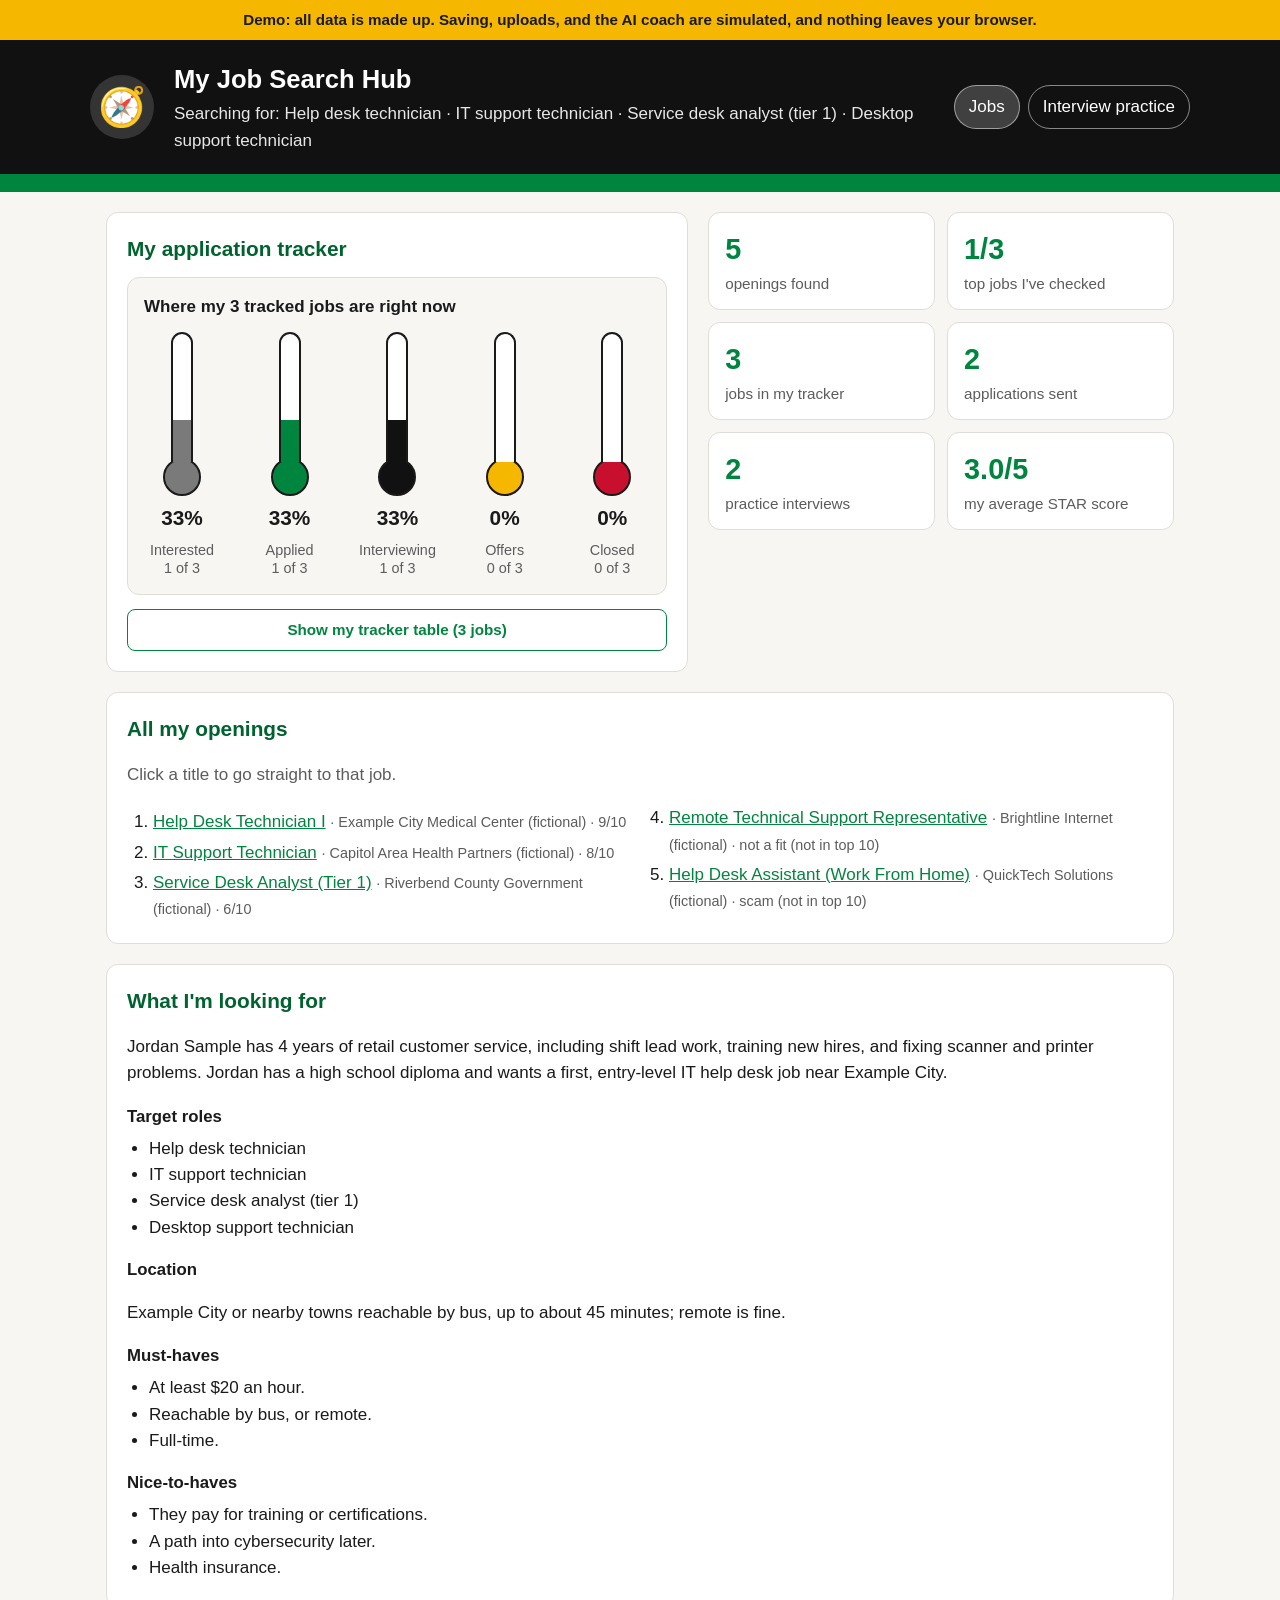
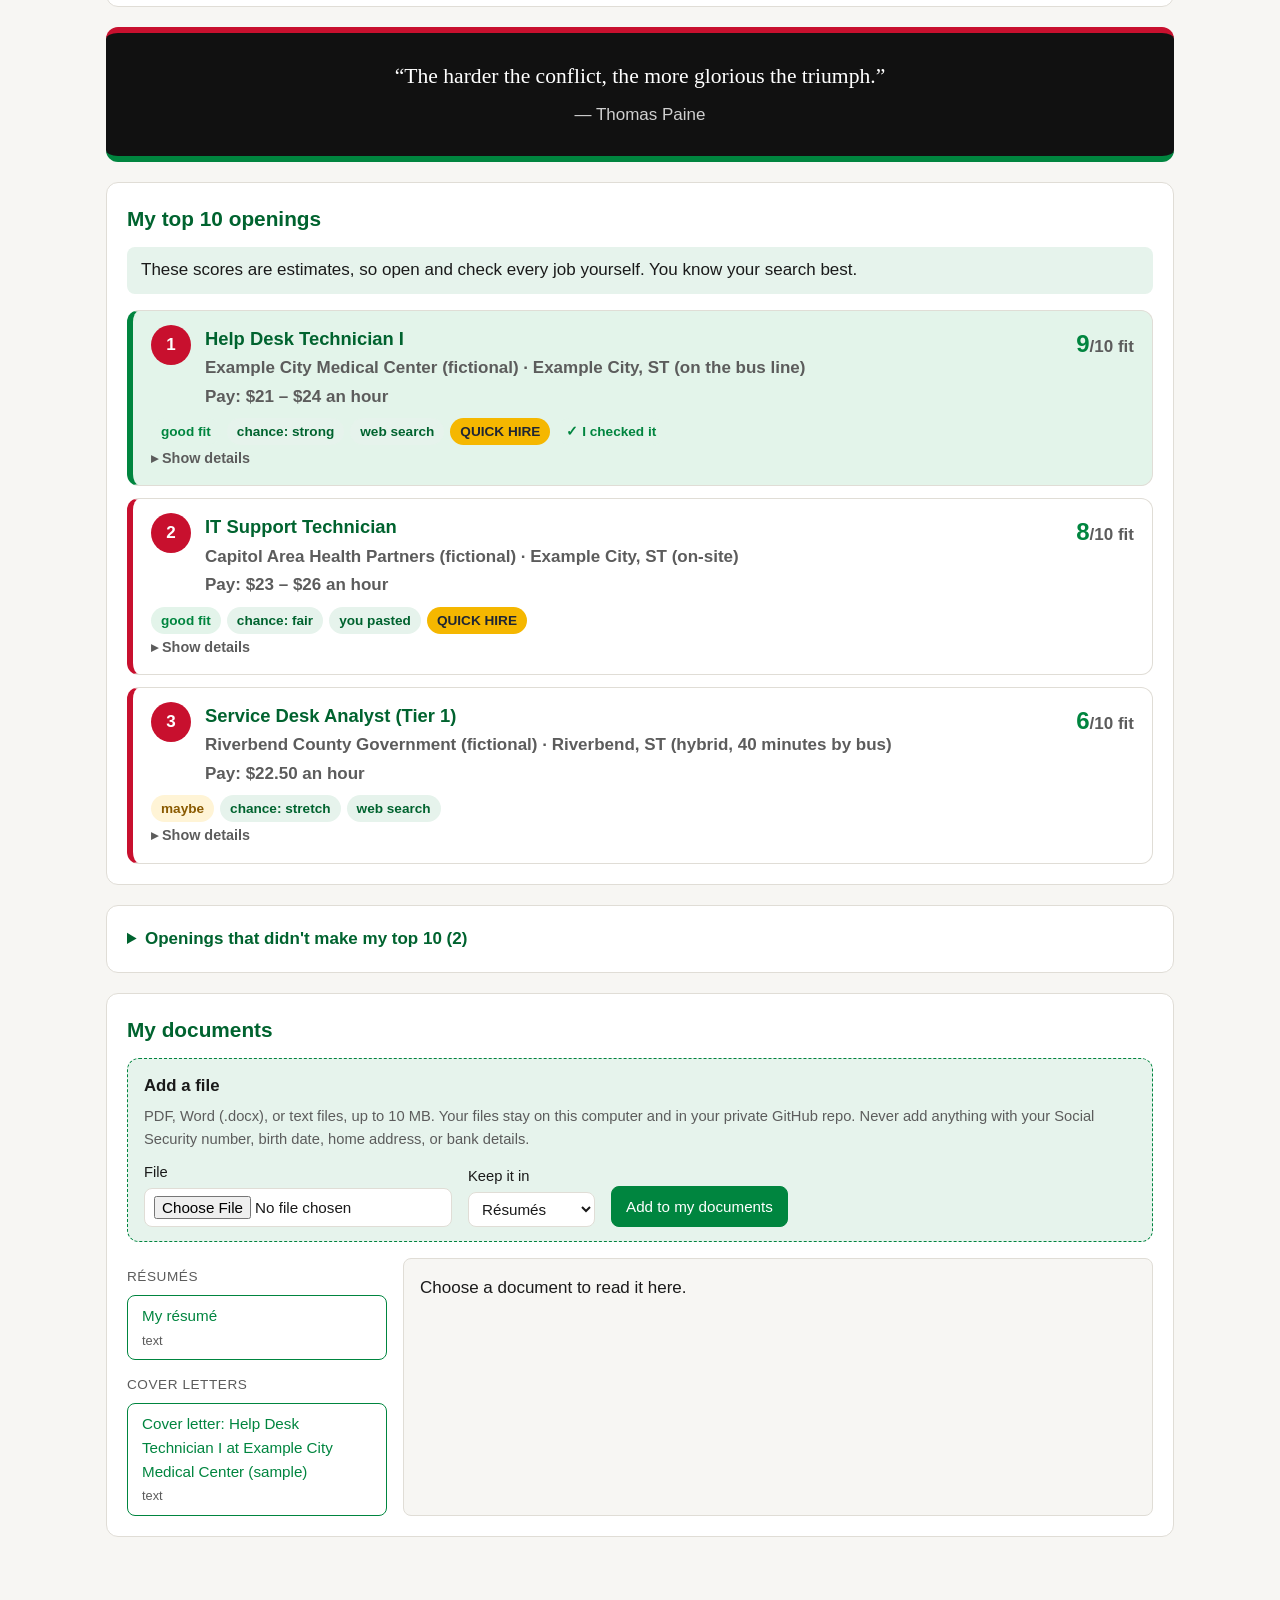
<file: docs/index.html>
<!doctype html>
<html lang="en">
<head>
  <meta charset="utf-8">
  <meta name="viewport" content="width=device-width, initial-scale=1">
  <title>My Job Search Hub</title>
  <link rel="stylesheet" href="style.css">
</head>
<body>
  <header>
    <div class="header-inner">
      <div class="avatar" aria-hidden="true">🧭</div>
      <div class="brand">
        <h1>My Job Search Hub</h1>
        <p id="searching-for">Loading your search…</p>
      </div>
      <nav>
        <a href="index.html" aria-current="page">Jobs</a>
        <a href="interview.html">Interview practice</a>
      </nav>
    </div>
  </header>

  <main>
    <!-- Top of the page: my tracker on the left, my progress on the right -->
    <div class="top-row">
      <!-- 6. Tracker: quick view with one thermometer for each stage -->
      <section id="tracker-section">
        <h2>My application tracker</h2>
        <div class="meter-box">
          <p class="meter-title" id="meter-title">Where my applications are</p>
          <div class="meters" id="meters"></div>
        </div>
        <button type="button" class="secondary toggle-table" id="toggle-tracker"
                aria-expanded="false" aria-controls="tracker-table">Show my tracker table</button>
      </section>

      <!-- 2. Progress -->
      <section class="progress" id="progress" aria-label="My progress"></section>
    </div>

    <!-- The tracker table opens here, full width, when I click the button -->
    <section id="tracker-table" hidden>
      <h2>My tracker table</h2>
      <div class="actions">
        <button type="button" id="save-tracker">Save my tracker</button>
        <button type="button" class="secondary" id="add-row">Add a job I found myself</button>
        <button type="button" class="secondary" id="download-csv">Download for Google Sheets</button>
        <button type="button" class="secondary" id="close-tracker">Close the table</button>
      </div>
      <div class="table-wrap">
        <table>
          <thead id="tracker-head"></thead>
          <tbody id="tracker-body"></tbody>
        </table>
      </div>
      <p class="muted" id="tracker-empty"></p>
    </section>

    <!-- Jump to a job -->
    <section id="jump">
      <h2>All my openings</h2>
      <p class="muted">Click a title to go straight to that job.</p>
      <ol class="jump-list" id="jump-list"></ol>
    </section>

    <!-- 3. What I'm looking for -->
    <section id="looking-for">
      <h2>What I'm looking for</h2>
      <div id="profile"><p class="muted">Loading…</p></div>
    </section>

    <!-- Motivation: a new quote every 5 minutes -->
    <section class="quote-box" aria-label="A quote to keep me going">
      <blockquote id="quote-text"></blockquote>
      <p class="quote-who" id="quote-who"></p>
    </section>

    <!-- 4. Top 10 -->
    <section id="top">
      <h2>My top 10 openings</h2>
      <p class="note-line">These scores are estimates, so open and check every job yourself. You know your search best.</p>
      <div class="cards" id="cards"></div>
    </section>

    <!-- 5. Left out -->
    <section id="others">
      <details>
        <summary id="left-out-summary">Openings that didn't make my top 10</summary>
        <ul class="left-out" id="left-out"></ul>
      </details>
    </section>

    <!-- 7. Documents -->
    <section id="documents">
      <h2>My documents</h2>
      <form class="upload-box" id="upload-form">
        <h3>Add a file</h3>
        <p class="muted">PDF, Word (.docx), or text files, up to 10 MB. Your files stay on this computer and
          in your private GitHub repo. Never add anything with your Social Security number, birth date,
          home address, or bank details.</p>
        <div class="upload-row">
          <label>File <input type="file" id="upload-file" accept=".pdf,.docx,.txt,.md" required></label>
          <label>Keep it in
            <select id="upload-folder">
              <option value="resumes">Résumés</option>
              <option value="cover_letters">Cover letters</option>
              <option value="other_files">Other files</option>
            </select>
          </label>
          <button type="submit" id="upload-button">Add to my documents</button>
        </div>
      </form>
      <div class="docs">
        <ul class="doc-list" id="doc-list"></ul>
        <div class="doc-view" id="doc-view">Choose a document to read it here.</div>
      </div>
    </section>
  </main>

  <div id="message" role="status" aria-live="polite"></div>
  <script src="demo.js"></script>
  <script src="hub.js"></script>
</body>
</html>
</file>
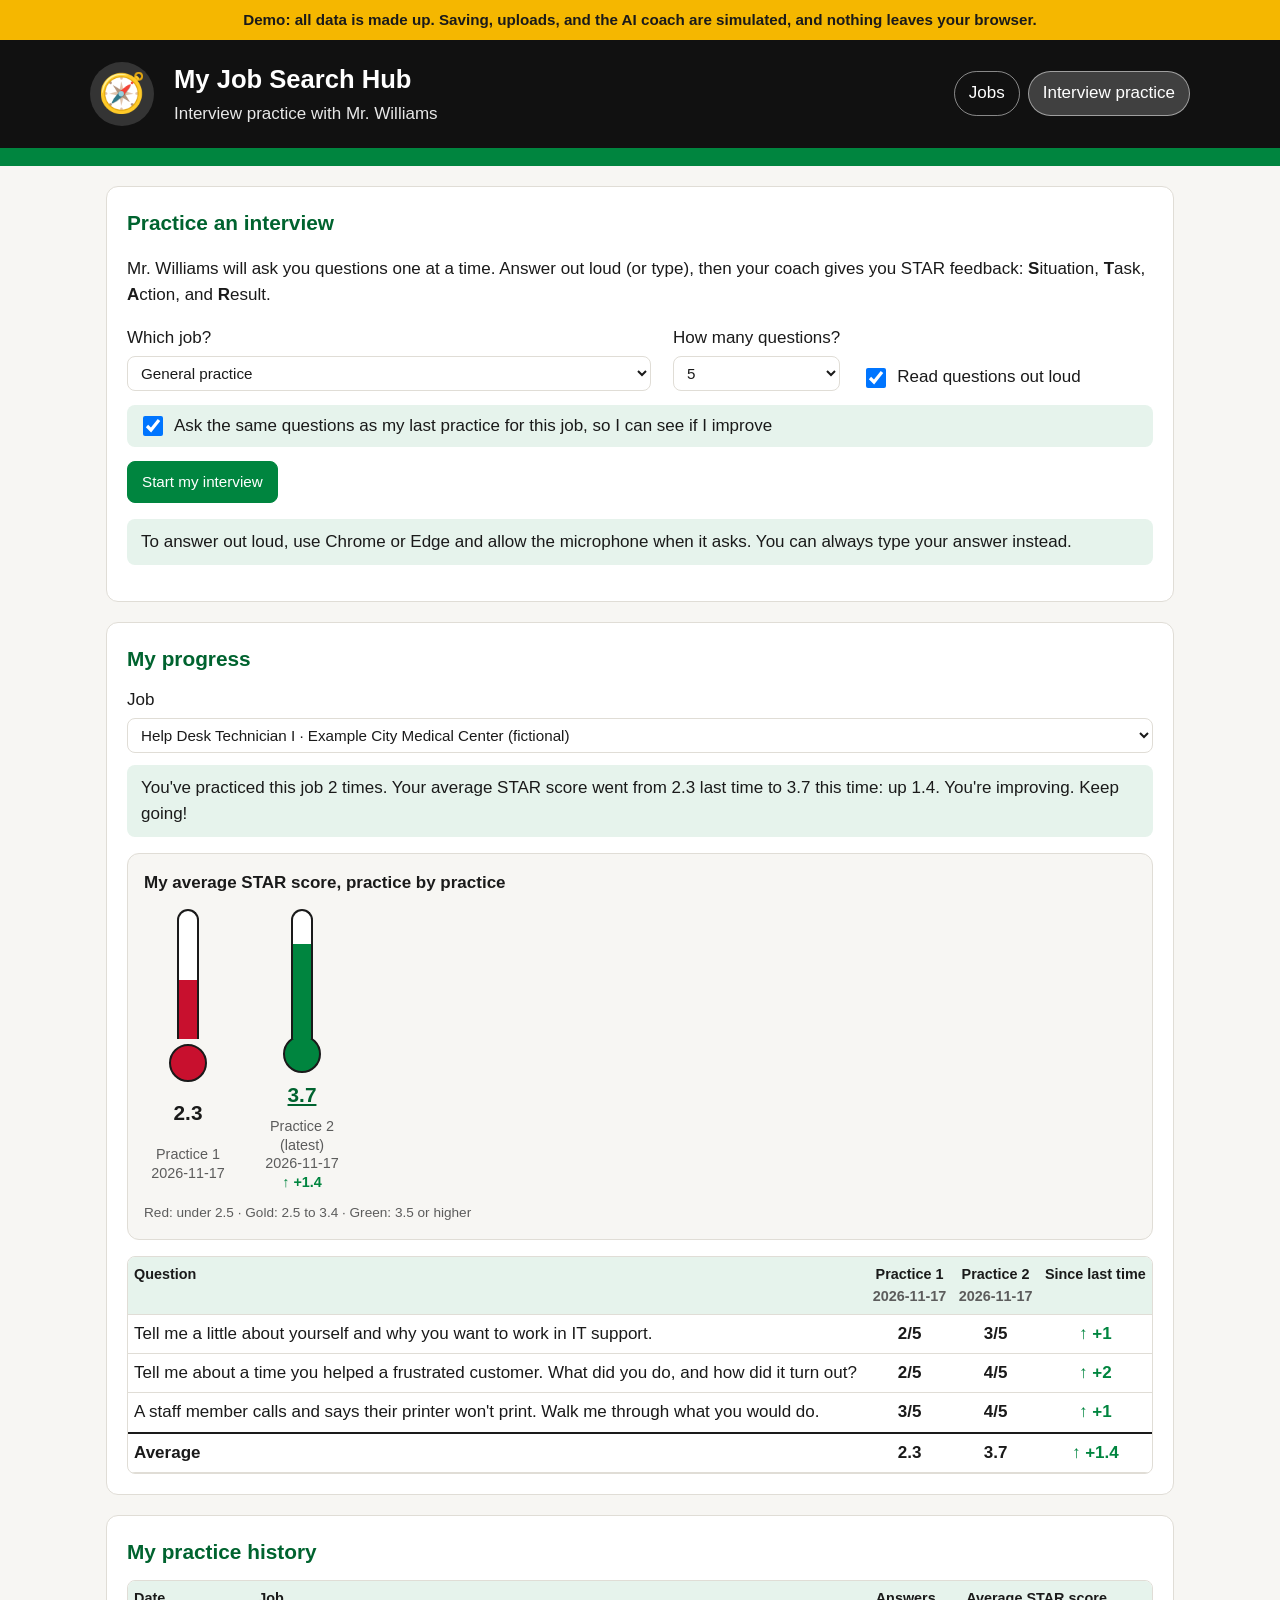
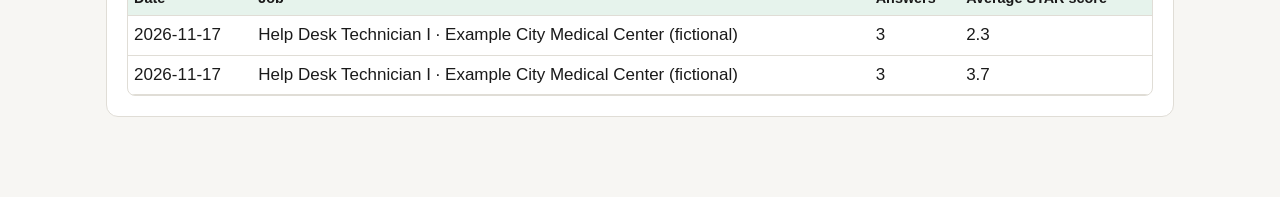
<file: docs/interview.html>
<!doctype html>
<html lang="en">
<head>
  <meta charset="utf-8">
  <meta name="viewport" content="width=device-width, initial-scale=1">
  <title>Interview practice · My Job Search Hub</title>
  <link rel="stylesheet" href="style.css">
</head>
<body>
  <header>
    <div class="header-inner">
      <div class="avatar" aria-hidden="true">🧭</div>
      <div class="brand">
        <h1>My Job Search Hub</h1>
        <p id="searching-for">Interview practice with Mr. Williams</p>
      </div>
      <nav>
        <a href="index.html">Jobs</a>
        <a href="interview.html" aria-current="page">Interview practice</a>
      </nav>
    </div>
  </header>

  <main>
    <!-- 1. Setup -->
    <section id="setup">
      <h2>Practice an interview</h2>
      <p>Mr. Williams will ask you questions one at a time. Answer out loud (or type), then your coach
        gives you STAR feedback: <strong>S</strong>ituation, <strong>T</strong>ask, <strong>A</strong>ction,
        and <strong>R</strong>esult.</p>
      <form id="setup-form" class="setup-grid">
        <label>Which job?
          <select id="job-choice">
            <option value="general">General practice</option>
          </select>
        </label>
        <label>How many questions?
          <select id="question-count">
            <option value="3">3</option>
            <option value="5" selected>5</option>
            <option value="6">6</option>
          </select>
        </label>
        <label class="check-line"><input type="checkbox" id="read-aloud" checked> Read questions out loud</label>
        <label class="check-line repeat-line" id="repeat-line" hidden>
          <input type="checkbox" id="repeat" checked>
          <span id="repeat-text">Ask the same questions as my last practice for this job, so I can see if I improve</span>
        </label>
        <div><button type="submit" id="start-button">Start my interview</button></div>
      </form>
      <p class="note-line">To answer out loud, use Chrome or Edge and allow the microphone when it asks.
        You can always type your answer instead.</p>
    </section>

    <!-- 2–5. The interview -->
    <section id="interview" hidden>
      <p class="muted" id="question-count-line">Question 1 of 5</p>
      <div class="interviewer">
        <div class="interviewer-avatar" aria-hidden="true">👨🏾‍💼</div>
        <div>
          <strong>Mr. Williams</strong>
          <div class="muted" id="interviewer-employer">General practice</div>
        </div>
      </div>
      <p class="question" id="question-text" aria-live="polite">Getting your first question…</p>
      <div class="actions">
        <button type="button" class="secondary" id="say-again">🔊 Say it again</button>
      </div>

      <h3>My answer</h3>
      <div class="actions">
        <button type="button" id="mic-button" class="mic">🎤 Answer out loud</button>
        <span class="muted" id="mic-status" aria-live="polite"></span>
      </div>
      <textarea id="answer" class="answer-box" aria-label="My answer"
        placeholder="Your answer appears here as you talk. You can also type, and fix any words before you get feedback."></textarea>
      <div class="actions">
        <button type="button" id="feedback-button">Get STAR feedback</button>
      </div>

      <div id="feedback" aria-live="polite"></div>

      <div class="actions" id="next-actions" hidden>
        <button type="button" id="next-button">Next question</button>
        <button type="button" class="secondary" id="finish-button">Finish and save</button>
      </div>
    </section>

    <!-- My progress: my scores on each question, every time I practice a job -->
    <section id="progress-section">
      <h2>My progress</h2>
      <label class="progress-pick">Job
        <select id="progress-job"></select>
      </label>
      <div id="progress-summary" class="note-line"></div>
      <!-- One thermometer per practice: my average STAR score out of 5 -->
      <div class="meter-box" id="progress-meter-box" hidden>
        <p class="meter-title">My average STAR score, practice by practice</p>
        <div class="meters star-meters" id="progress-meters"></div>
        <p class="muted meter-key">Red: under 2.5 · Gold: 2.5 to 3.4 · Green: 3.5 or higher</p>
      </div>
      <div class="table-wrap history-wrap">
        <table class="history progress-table">
          <thead id="progress-head"></thead>
          <tbody id="progress-body"></tbody>
        </table>
      </div>
    </section>

    <!-- 6. History -->
    <section id="history-section">
      <h2>My practice history</h2>
      <div class="table-wrap history-wrap">
        <table class="history">
          <thead><tr><th>Date</th><th>Job</th><th>Answers</th><th>Average STAR score</th></tr></thead>
          <tbody id="history"></tbody>
        </table>
      </div>
    </section>
  </main>

  <div id="message" role="status" aria-live="polite"></div>
  <script src="demo.js"></script>
  <script src="interview.js"></script>
</body>
</html>
</file>
<file: docs/style.css>
/* My Job Search Hub — styles.
   Change the colors here, at the top. Every part of the page uses these. */
:root {
  /* My flag colors: red, black, and green */
  --flag-red: #c8102e;
  --flag-black: #111111;
  --flag-green: #00853f;

  --main: var(--flag-green);  /* buttons, links, scores */
  --main-dark: #00632f;       /* buttons when you point at them, headings */
  --main-soft: #e6f3ec;       /* light background for chips and boxes */
  --header: var(--flag-black);/* header background */
  --accent: var(--flag-red);  /* rank circles, card edges */
  --page: #f7f6f3;            /* page background */
  --card: #ffffff;            /* card background */
  --text: #1a1a1a;            /* main text */
  --muted: #5c5c5c;           /* smaller, quieter text */
  --line: #e0ddd6;            /* borders */
  --good: #00853f;            /* ✓ met, good fit */
  --good-soft: #e3f4ea;       /* checked cards turn this light green */
  --maybe: #8a5a00;           /* maybe, ? unknown */
  --maybe-soft: #fff4d6;
  --bad: #c8102e;             /* ✗ not met, scam */
  --bad-soft: #fdeaec;
  --quick: #f5b700;           /* QUICK HIRE highlight */
  --radius: 12px;
}

* { box-sizing: border-box; }

body {
  margin: 0;
  background: var(--page);
  color: var(--text);
  font-family: -apple-system, BlinkMacSystemFont, "Segoe UI", Roboto, Helvetica, Arial, sans-serif;
  font-size: 17px;
  line-height: 1.55;
}

a { color: var(--main); }

/* ---------- header ---------- */
header {
  background: var(--header);
  color: #fff;
  padding: 20px 16px;
  /* red and green stripes under the black header, like the flag */
  border-bottom: 18px solid transparent;
  border-image: linear-gradient(var(--flag-red) 0 50%, var(--flag-green) 50% 100%) 1;
}
.header-inner {
  max-width: 1100px;
  margin: 0 auto;
  display: flex;
  flex-wrap: wrap;
  align-items: center;
  gap: 12px 20px;
}
.avatar {
  font-size: 2.4rem;
  line-height: 1;
  background: rgba(255, 255, 255, 0.15);
  border-radius: 50%;
  width: 64px;
  height: 64px;
  display: grid;
  place-items: center;
}
.brand { flex: 1 1 260px; }
.brand h1 { margin: 0; font-size: 1.6rem; }
.brand p { margin: 2px 0 0; opacity: 0.9; }
nav { display: flex; gap: 8px; }
nav a {
  color: #fff;
  text-decoration: none;
  padding: 8px 14px;
  border-radius: 999px;
  border: 1px solid rgba(255, 255, 255, 0.5);
}
nav a[aria-current="page"], nav a:hover { background: rgba(255, 255, 255, 0.2); }

main {
  max-width: 1100px;
  margin: 0 auto;
  padding: 20px 16px 60px;
}

section {
  background: var(--card);
  border: 1px solid var(--line);
  border-radius: var(--radius);
  padding: 20px;
  margin-bottom: 20px;
}
section h2 { margin: 0 0 12px; font-size: 1.3rem; color: var(--main-dark); }
h3 { margin: 16px 0 6px; font-size: 1.05rem; }
.muted { color: var(--muted); }
.note-line {
  background: var(--main-soft);
  border-radius: 8px;
  padding: 10px 14px;
  margin: 0 0 16px;
}

/* ---------- progress boxes ---------- */
.progress {
  display: grid;
  grid-template-columns: repeat(auto-fit, minmax(150px, 1fr));
  gap: 12px;
  background: none;
  border: none;
  padding: 0;
}
.stat {
  background: var(--card);
  border: 1px solid var(--line);
  border-radius: var(--radius);
  padding: 14px 16px;
}
.stat .number { font-size: 1.8rem; font-weight: 700; color: var(--main); }
.stat .label { color: var(--muted); font-size: 0.95rem; }

/* ---------- lists ---------- */
ul { margin: 4px 0; padding-left: 22px; }

/* ---------- jump list ---------- */
.jump-list { margin: 0; padding-left: 26px; columns: 2 320px; column-gap: 32px; }
.jump-list li { margin: 4px 0; break-inside: avoid; }
.jump-list .muted { font-size: 0.9rem; }
.stat a { color: inherit; text-decoration: none; }
.stat a:hover .label { text-decoration: underline; }
.back-to-list { font-size: 0.9rem; }

/* ---------- job cards (they open and close) ---------- */
.cards { display: grid; gap: 12px; }
.card {
  border: 1px solid var(--line);
  border-left: 6px solid var(--accent);
  border-radius: var(--radius);
  background: var(--card);
  scroll-margin-top: 12px;
}
.card.checked { background: var(--good-soft); border-left-color: var(--good); }
.card > summary { list-style: none; cursor: pointer; padding: 14px 18px; }
.card > summary::-webkit-details-marker { display: none; }
.card > summary:hover { background: var(--main-soft); border-radius: var(--radius); }
.card .chips { margin: 8px 0 0; }
.card-body { padding: 0 18px 16px; border-top: 1px solid var(--line); }
.toggle { color: var(--muted); font-size: 0.9rem; }
.toggle::before { content: "▸ Show details"; }
.card[open] .toggle::before { content: "▾ Hide details"; }
.card-top { display: flex; gap: 14px; align-items: flex-start; }
.rank {
  flex: none;
  width: 40px;
  height: 40px;
  border-radius: 50%;
  background: var(--accent);
  color: #fff;
  font-weight: 700;
  display: grid;
  place-items: center;
}
.card h3 { margin: 0; font-size: 1.15rem; }
.card .where { color: var(--muted); margin: 2px 0 0; }
.score { margin-left: auto; text-align: right; flex: none; }
.score strong { font-size: 1.5rem; color: var(--main); }

.chips { display: flex; flex-wrap: wrap; gap: 6px; margin: 12px 0; }
.chip {
  font-size: 0.85rem;
  padding: 3px 10px;
  border-radius: 999px;
  background: var(--main-soft);
  color: var(--main-dark);
}
.chip.good { background: var(--good-soft); color: var(--good); }
.chip.maybe { background: var(--maybe-soft); color: var(--maybe); }
.chip.bad { background: var(--bad-soft); color: var(--bad); font-weight: 700; }
.chip.quick { background: var(--quick); color: #1f2633; font-weight: 700; }

.musts { list-style: none; padding: 0; }
.musts li { margin: 4px 0; }
.mark { display: inline-block; width: 1.4em; font-weight: 700; }
.mark.met { color: var(--good); }
.mark.not-met { color: var(--bad); }
.mark.unknown { color: var(--maybe); }

.actions { display: flex; flex-wrap: wrap; gap: 8px; margin: 14px 0; }

.my-check {
  border-top: 1px dashed var(--line);
  margin-top: 14px;
  padding-top: 14px;
  display: grid;
  gap: 10px;
}
.my-check label { display: flex; gap: 8px; align-items: center; }

/* ---------- buttons and form fields ---------- */
button, .button {
  font: inherit;
  font-size: 0.95rem;
  cursor: pointer;
  border-radius: 8px;
  border: 1px solid var(--main);
  background: var(--main);
  color: #fff;
  padding: 8px 14px;
  text-decoration: none;
  display: inline-block;
}
button:hover, .button:hover { background: var(--main-dark); }
button.secondary { background: #fff; color: var(--main); }
button.secondary:hover { background: var(--main-soft); }
button.danger { background: #fff; color: var(--bad); border-color: var(--bad); }
button:disabled { opacity: 0.6; cursor: default; }
input, select, textarea {
  font: inherit;
  font-size: 0.95rem;
  padding: 7px 9px;
  border: 1px solid var(--line);
  border-radius: 8px;
  background: #fff;
  color: var(--text);
  max-width: 100%;
}
textarea { width: 100%; min-height: 70px; resize: vertical; }
input[type="checkbox"] { width: 20px; height: 20px; }
:focus-visible { outline: 3px solid var(--quick); outline-offset: 2px; }

/* ---------- fold-out ---------- */
details summary { cursor: pointer; font-weight: 600; color: var(--main-dark); }
.left-out { list-style: none; padding: 0; }
.left-out li { padding: 10px 0; border-bottom: 1px solid var(--line); }
.left-out li:last-child { border-bottom: none; }

/* ---------- quote box ---------- */
.quote-box {
  background: var(--flag-black);
  color: #fff;
  text-align: center;
  padding: 28px 24px;
  border: none;
  border-top: 6px solid var(--flag-red);
  border-bottom: 6px solid var(--flag-green);
}
.quote-box blockquote {
  margin: 0 auto;
  max-width: 760px;
  font-size: 1.35rem;
  line-height: 1.45;
  font-family: Georgia, "Times New Roman", serif;
  transition: opacity 0.6s;
}
.quote-box blockquote::before { content: "“"; }
.quote-box blockquote::after { content: "”"; }
.quote-who { margin: 10px 0 0; color: #cfcfcf; transition: opacity 0.6s; }
.quote-box.fading blockquote, .quote-box.fading .quote-who { opacity: 0; }

/* ---------- tracker thermometers ---------- */
.meter-box {
  border: 1px solid var(--line);
  border-radius: var(--radius);
  padding: 16px;
  margin-bottom: 14px;
  background: var(--page);
}
.meter-title { margin: 0 0 12px; font-weight: 600; }
.meters { display: flex; flex-wrap: wrap; gap: 18px 28px; justify-content: space-around; }
.meter { display: grid; justify-items: center; gap: 6px; width: 88px; text-align: center; }
.tube {
  position: relative;
  width: 22px;
  height: 130px;
  border: 2px solid var(--text);
  border-bottom: none;
  border-radius: 11px 11px 0 0;
  background: #fff;
  overflow: hidden;
}
.tube .fill {
  position: absolute;
  left: 0;
  right: 0;
  bottom: 0;
  background: var(--meter-color, var(--main));
  transition: height 0.6s;
}
.bulb {
  width: 38px;
  height: 38px;
  margin-top: -10px;
  border-radius: 50%;
  border: 2px solid var(--text);
  background: var(--meter-color, var(--main));
}
.meter .percent { font-size: 1.3rem; font-weight: 700; }
.meter .stage { font-size: 0.9rem; color: var(--muted); line-height: 1.3; }

/* ---------- top row: tracker on the left, progress on the right ---------- */
.top-row {
  display: grid;
  grid-template-columns: minmax(0, 1.25fr) minmax(0, 1fr);
  gap: 20px;
  align-items: start;
  margin-bottom: 20px;
}
.top-row > section { margin-bottom: 0; }
.top-row .meters { gap: 14px 10px; justify-content: space-between; }
.top-row .meter { width: 76px; }
.top-row .progress { grid-template-columns: repeat(2, minmax(0, 1fr)); }
.toggle-table { width: 100%; font-weight: 600; }
#tracker-table { scroll-margin-top: 12px; }
.table-wrap { overflow-x: auto; border: 1px solid var(--line); border-radius: 8px; }
table { border-collapse: collapse; width: 100%; min-width: 1100px; }
th, td { border-bottom: 1px solid var(--line); padding: 6px; text-align: left; vertical-align: top; }
th { background: var(--main-soft); font-size: 0.9rem; }
td input, td select { width: 100%; min-width: 110px; }
td.notes input { min-width: 200px; }

/* ---------- documents ---------- */
.docs { display: grid; grid-template-columns: 260px 1fr; gap: 16px; }
.doc-list { list-style: none; padding: 0; margin: 0; display: grid; gap: 6px; align-content: start; }
.doc-list button { width: 100%; text-align: left; background: #fff; color: var(--main); }
.doc-list button[aria-pressed="true"] { background: var(--main); color: #fff; }
.upload-box {
  border: 1px dashed var(--main);
  border-radius: var(--radius);
  padding: 14px 16px;
  margin-bottom: 16px;
  background: var(--main-soft);
}
.upload-box h3 { margin-top: 0; }
.upload-box p { margin: 0 0 10px; font-size: 0.92rem; }
.upload-row { display: flex; flex-wrap: wrap; gap: 10px 16px; align-items: end; }
.upload-row label { display: grid; gap: 4px; font-size: 0.92rem; }
.doc-group { margin: 8px 0 2px; font-size: 0.85rem; color: var(--muted); text-transform: uppercase; letter-spacing: 0.04em; }
.doc-type { font-size: 0.8rem; }
.doc-text { white-space: pre-wrap; margin: 0; font-family: inherit; }
.doc-frame { width: 100%; height: 560px; border: 1px solid var(--line); border-radius: 8px; background: #fff; }
.doc-view .actions { margin-top: 0; }
.doc-view {
  white-space: normal;
  font-family: inherit;
  background: var(--page);
  border: 1px solid var(--line);
  border-radius: 8px;
  padding: 16px;
  margin: 0;
  min-height: 200px;
  max-height: 600px;
  overflow: auto;
}

/* ---------- messages ---------- */
#message {
  position: fixed;
  left: 50%;
  bottom: 20px;
  transform: translateX(-50%);
  background: var(--text);
  color: #fff;
  padding: 10px 18px;
  border-radius: 999px;
  max-width: calc(100% - 32px);
  display: none;
}
#message.show { display: block; }
#message.error { background: var(--bad); }

/* ---------- smaller laptops and tablets: tracker on top, progress under it ---------- */
@media (max-width: 900px) {
  .top-row { grid-template-columns: 1fr; }
}

/* ---------- phones ---------- */
@media (max-width: 700px) {
  body { font-size: 16px; }
  section { padding: 16px; }
  .docs { grid-template-columns: 1fr; }
  .meters { gap: 14px 10px; }
  .meter { width: 62px; }
  .card-top { flex-wrap: wrap; }
  .score { margin-left: 54px; text-align: left; }
}

/* ---------- interview practice page ---------- */
.setup-grid { display: flex; flex-wrap: wrap; gap: 14px 22px; align-items: end; margin: 12px 0 16px; }
.setup-grid label { display: grid; gap: 4px; }
.setup-grid .check-line { display: flex; align-items: center; gap: 8px; }
.interviewer { display: flex; align-items: center; gap: 14px; margin: 6px 0 10px; }
.interviewer-avatar {
  font-size: 2.6rem;
  width: 72px;
  height: 72px;
  border-radius: 50%;
  display: grid;
  place-items: center;
  background: var(--main-soft);
  border: 3px solid var(--accent);
}
.question {
  font-size: 1.5rem;
  line-height: 1.4;
  font-weight: 600;
  margin: 8px 0 4px;
  padding: 16px 18px;
  background: var(--page);
  border-left: 6px solid var(--main);
  border-radius: 8px;
}
button.mic.on { background: var(--bad); border-color: var(--bad); }
.answer-box { min-height: 170px; font-size: 1.05rem; }
.waiting { font-style: italic; color: var(--muted); }
.score-line { font-size: 1.2rem; margin: 10px 0; }
.score-line strong { font-size: 2rem; color: var(--main); }
.star-grid { display: grid; grid-template-columns: repeat(auto-fit, minmax(200px, 1fr)); gap: 10px; }
.star-box { border-radius: var(--radius); padding: 12px 14px; border: 1px solid var(--line); }
.star-box p { margin: 6px 0 0; }
.star-box.present { background: var(--good-soft); }
.star-box.missing { background: var(--bad-soft); }
.star-head { font-weight: 700; }
.star-box.present .star-mark { color: var(--good); }
.star-box.missing .star-mark { color: var(--bad); }
.stronger { margin-top: 14px; }
.stronger-text { white-space: pre-wrap; background: var(--page); padding: 12px 14px; border-radius: 8px; }
table.history { min-width: 0; }
.history-wrap { overflow-x: auto; }
@media (max-width: 700px) {
  .question { font-size: 1.25rem; }
}

/* ---------- my progress (interview page) ---------- */
.setup-grid .repeat-line { flex-basis: 100%; background: var(--main-soft); padding: 8px 12px; border-radius: 8px; }
.progress-pick { display: inline-grid; gap: 4px; margin-bottom: 12px; }
.progress-table td.score { text-align: center; font-weight: 700; }
.progress-table th.score { text-align: center; }
.progress-table tr.average td { border-top: 2px solid var(--text); font-weight: 700; }
.up { color: var(--good); font-weight: 700; }
.down { color: var(--bad); font-weight: 700; }
.same { color: var(--muted); }
.past-scores { background: var(--main-soft); border-radius: 8px; padding: 10px 14px; margin: 10px 0; }
.setup-grid label, .progress-pick { min-width: 0; max-width: 100%; }
.setup-grid select, .progress-pick select { width: 100%; max-width: 100%; text-overflow: ellipsis; }
.progress-pick { display: grid; }
.star-meters { justify-content: flex-start; gap: 18px 26px; }
.star-meters .meter.latest .percent { color: var(--main-dark); text-decoration: underline; }
.meter-key { font-size: 0.85rem; margin: 10px 0 0; }
#progress-meter-box { margin-bottom: 16px; }

/* ---------- demo banner (public demo only) ---------- */
.demo-banner {
  background: var(--quick);
  color: #1a1a1a;
  text-align: center;
  font-weight: 600;
  padding: 8px 16px;
  font-size: 0.95rem;
}
</file>
